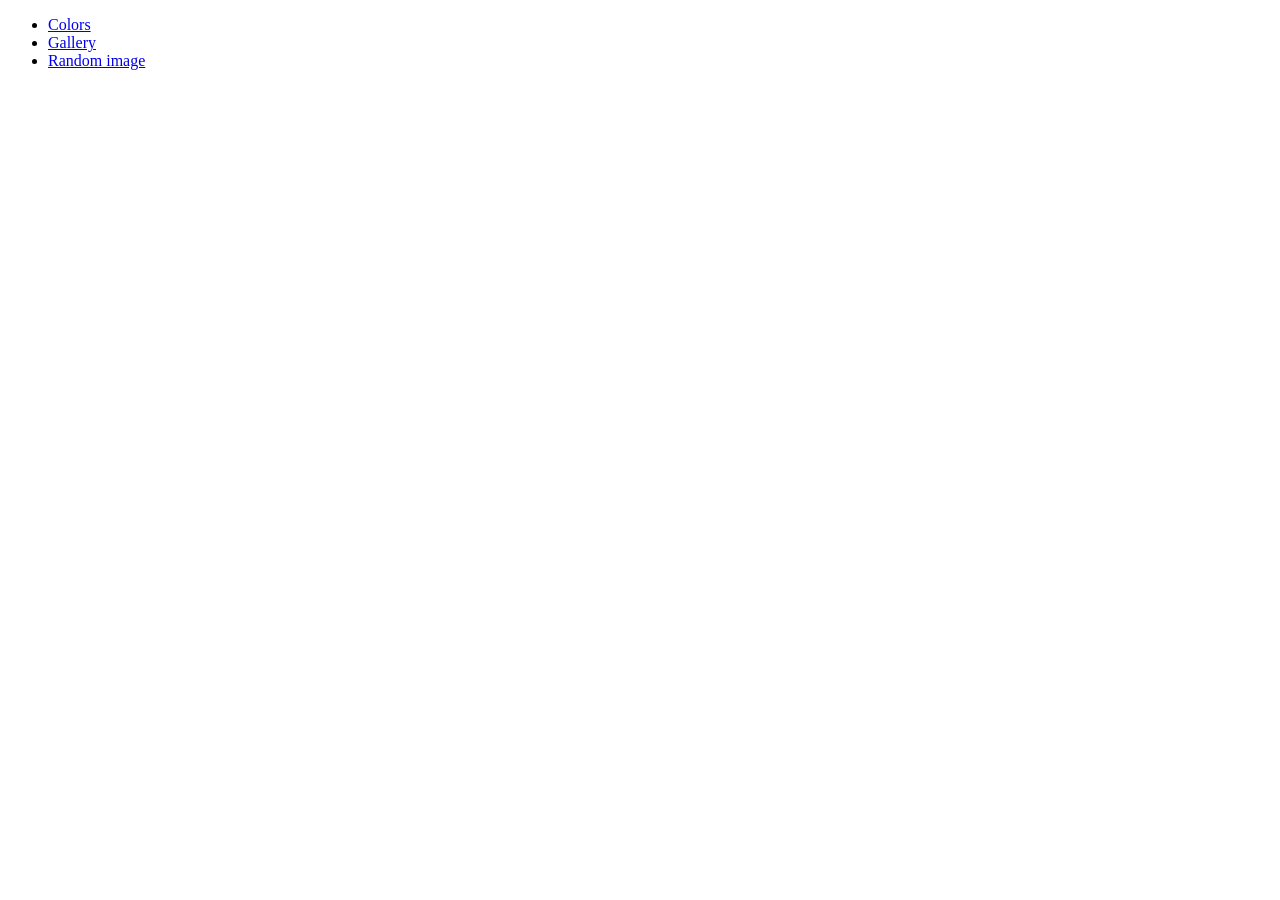
<file: index.html>
<!DOCTYPE html>
<html lang="en">
<head>
    <meta charset="UTF-8">
    <meta http-equiv="X-UA-Compatible" content="IE=edge">
    <meta name="viewport" content="width=device-width, initial-scale=1.0">
    <title>JS Sandbox</title>
</head>
<body>

    <div class="container">
        <ul>
            <li><a href="colors.html">Colors</a></li>
            <li><a href="gallery.html">Gallery</a></li>
            <li><a href="random-image.html">Random image</a> </li>
        </ul>
    </div>
    
</body>
</html>
</file>
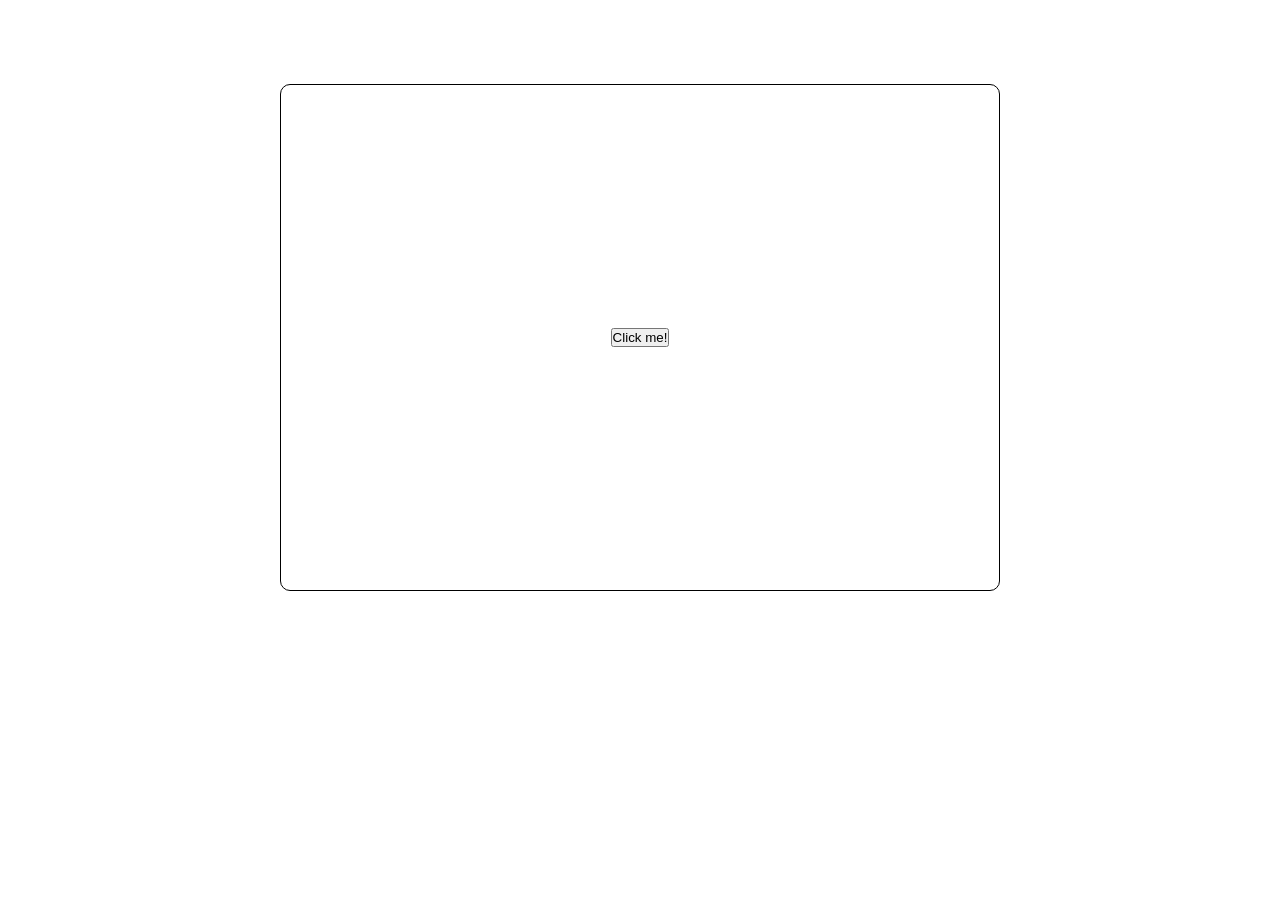
<file: colors.html>
<!DOCTYPE html>
<html lang="en">
<head>
    <meta charset="UTF-8">
    <meta http-equiv="X-UA-Compatible" content="IE=edge">
    <meta name="viewport" content="width=device-width, initial-scale=1.0">
    <title>Random Colors</title>
    <link rel="stylesheet" href="css/colors.css">
</head>
<body>

    <div class="container">
        <div class="box-container">
            <div class="box">
                <button>Click me!</button>
            </div>
        </div>
    </div>


    <script src="js/colors.js"></script>
    
</body>
</html>
</file>
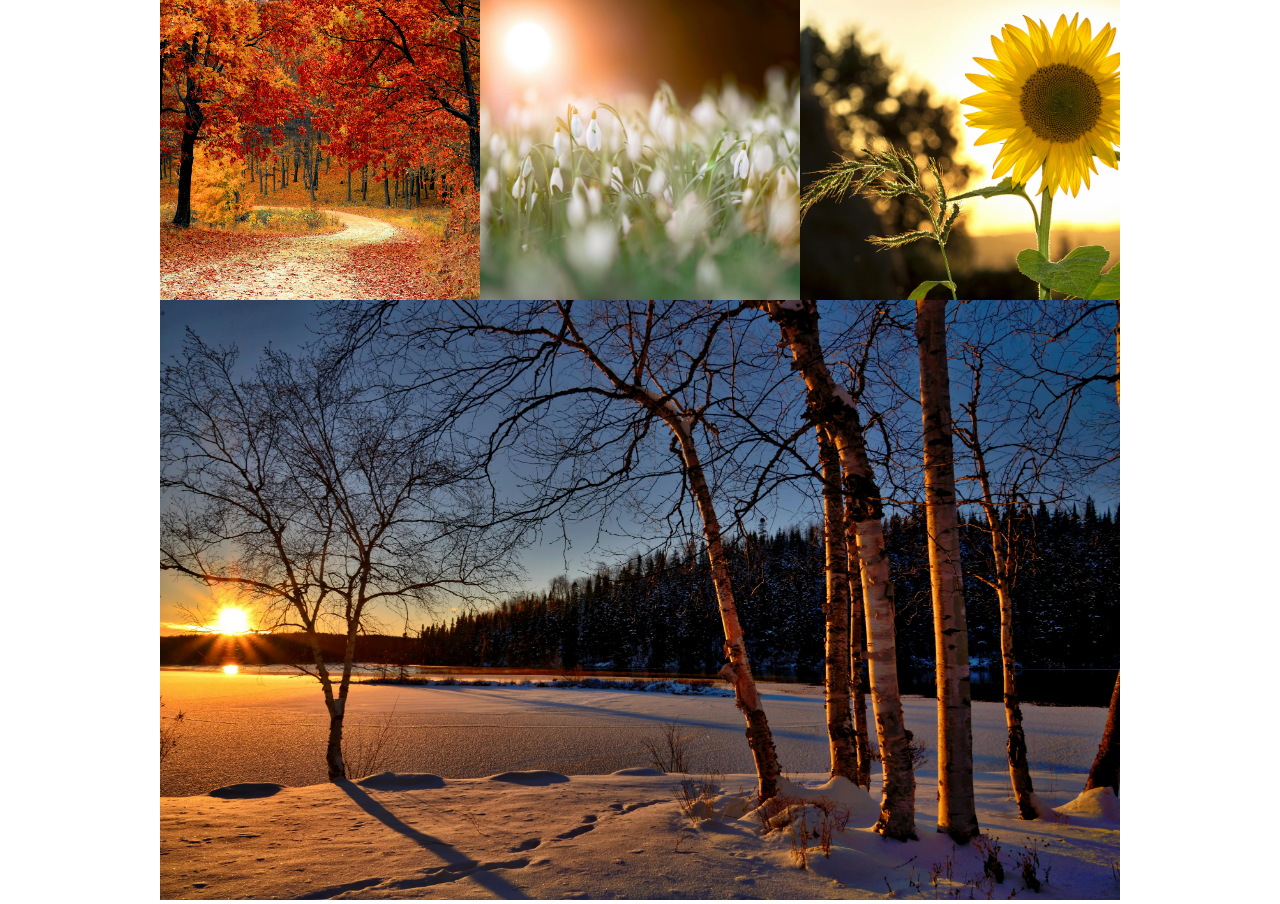
<file: gallery.html>
<!DOCTYPE html>
<html lang="en">
<head>
    <meta charset="UTF-8">
    <meta http-equiv="X-UA-Compatible" content="IE=edge">
    <meta name="viewport" content="width=device-width, initial-scale=1.0">
    <title>JS Gallery</title>
    <link rel="stylesheet" href="css/images.css">
</head>
<body>

    <div class="container">
       <div class="gallery">
        <div class="gallery-image gallery-image1">
            <img src="images/autumn.jpg" alt="">
        </div>

        <div class="gallery-image gallery-image2">
            <img src="images/spring.jpg" alt="">
        </div>

        <div class="gallery-image gallery-image3">
            <img src="images/summer.jpg" alt="">
        </div>

        <div class="gallery-image gallery-image4">
            <img src="images/winter.jpg" alt="">
        </div>

       </div>
    </div>


    <script src="js/images.js"></script>
</body>
</html>
</file>
<file: css/colors.css>
* {
    box-sizing: border-box;
    margin: 0;
    padding: 0;
}

.box-container {
    align-items: center;
    display: flex;
    justify-content: center;
    height: 75vh;
    margin: 0 auto;
    width: 75%;
}

.box {
    align-items: center;
    display: flex;
    justify-content: center;
    border: 1px solid black;
    border-radius: 10px;
    height: 75%;
    margin: 0 auto;
    width: 75%;
}
</file>
<file: css/images.css>
* {
    box-sizing: border-box;
    margin: 0;
    padding: 0;
}

.gallery {
    display: grid;
    height: 95%;
    grid: 10px;
    grid-template-columns: repeat(3, 1fr);
    grid-template-rows: repeat(3, 300px);
    margin: 0 auto;
    width: 75%;
}

.gallery-image img {
    height: 100%;
    object-fit: cover;
    width: 100%;
}

.gallery-image4 {
    grid-column: 1/4;
    grid-row: 2/4;
}
</file>
